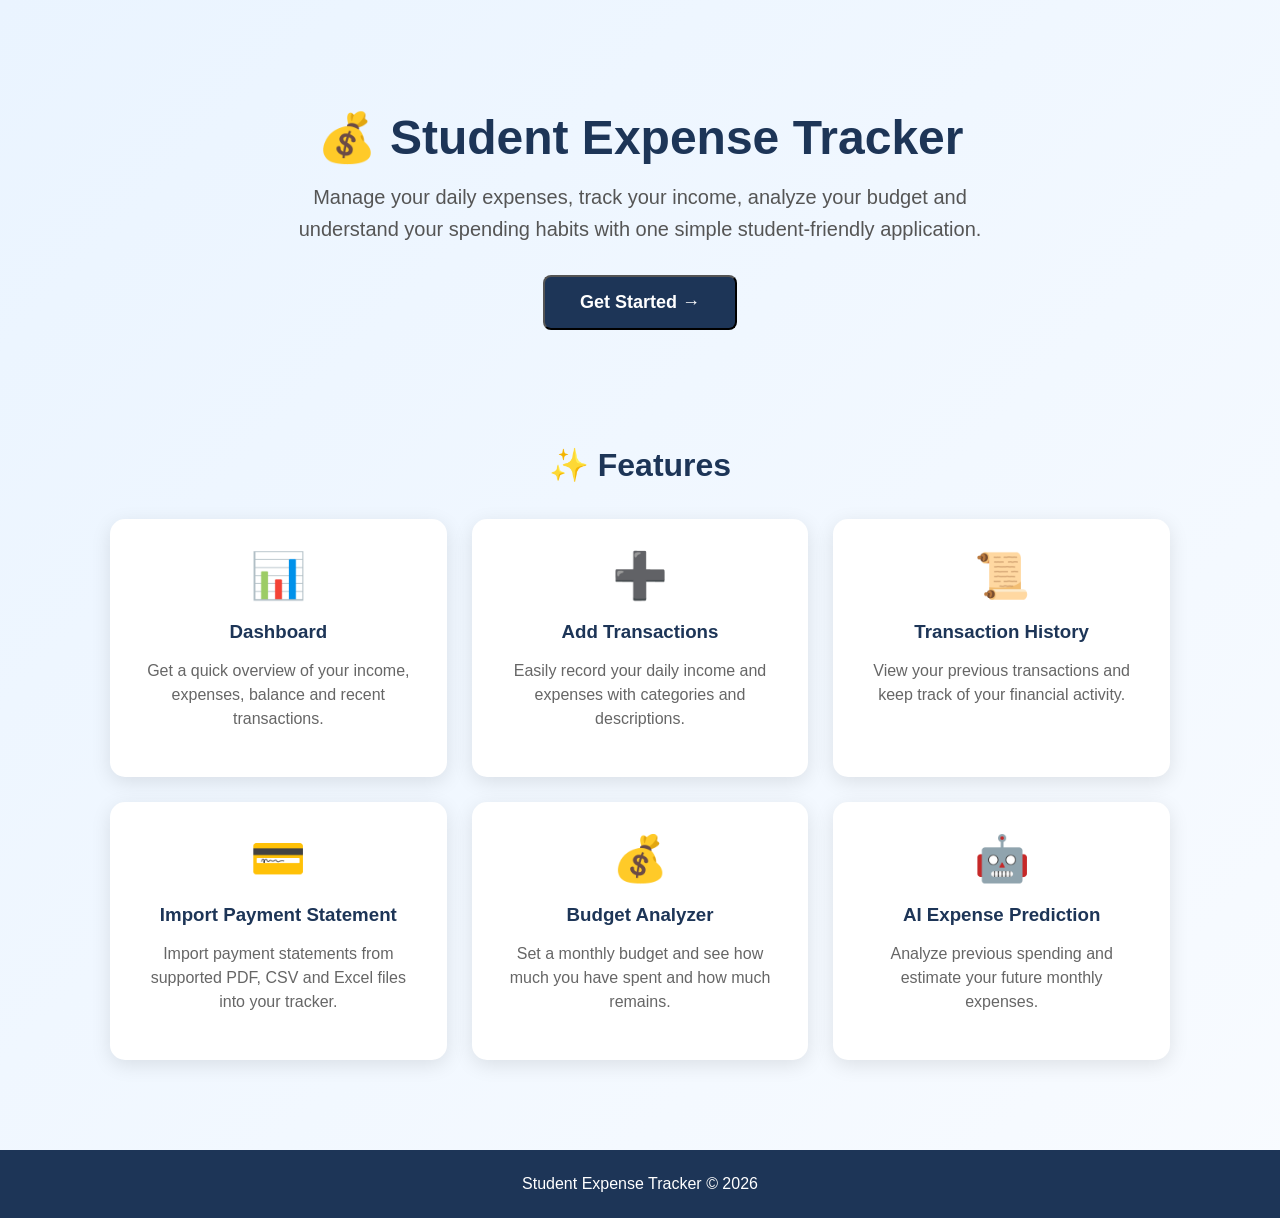
<file: templates/home.html>
<!DOCTYPE html>
<html>
<head>
    <title>Student Expense Tracker</title>

    <style>
        * {
            box-sizing: border-box;
        }

        body {
            margin: 0;
            font-family: Arial, sans-serif;
            background: linear-gradient(135deg, #eaf4ff, #f8fbff);
            color: #1d3557;
        }

        .hero {
            text-align: center;
            padding: 70px 20px 50px;
        }

        .hero h1 {
            font-size: 48px;
            margin-bottom: 15px;
        }

        .hero p {
            font-size: 20px;
            color: #555;
            max-width: 700px;
            margin: auto;
            line-height: 1.6;
        }

        .start-button {
            display: inline-block;
            margin-top: 30px;
            padding: 15px 35px;
            background: #1d3557;
            color: white;
            text-decoration: none;
            border-radius: 8px;
            font-size: 18px;
            font-weight: bold;
        }

        .start-button:hover {
            background: #457b9d;
        }

        .features {
            max-width: 1100px;
            margin: 20px auto 70px;
            padding: 20px;
        }

        .features h2 {
            text-align: center;
            font-size: 32px;
            margin-bottom: 35px;
        }

        .feature-grid {
            display: grid;
            grid-template-columns: repeat(3, 1fr);
            gap: 25px;
        }

        .feature-card {
            background: white;
            padding: 30px;
            border-radius: 15px;
            text-align: center;
            box-shadow: 0 5px 20px rgba(0,0,0,0.10);
        }

        .feature-icon {
            font-size: 45px;
            margin-bottom: 15px;
        }

        .feature-card h3 {
            margin-bottom: 10px;
            color: #1d3557;
        }

        .feature-card p {
            color: #666;
            line-height: 1.5;
        }

        .footer {
            text-align: center;
            padding: 25px;
            background: #1d3557;
            color: white;
        }

        @media (max-width: 800px) {
            .feature-grid {
                grid-template-columns: 1fr;
            }

            .hero h1 {
                font-size: 36px;
            }
        }
    </style>
</head>

<body>

    <section class="hero">

        <h1>💰 Student Expense Tracker</h1>

        <p>
            Manage your daily expenses, track your income,
            analyze your budget and understand your spending habits
            with one simple student-friendly application.
        </p>

        <button type="button" class="start-button" onclick="goToDashboard()">
            Get Started →
        </button>

        <script>
        function goToDashboard() {
             window.location.href = "/dashboard";
        }
        </script>

    </section>


    <section class="features">

        <h2>✨ Features</h2>

        <div class="feature-grid">

            <div class="feature-card">
                <div class="feature-icon">📊</div>
                <h3>Dashboard</h3>
                <p>
                    Get a quick overview of your income,
                    expenses, balance and recent transactions.
                </p>
            </div>


            <div class="feature-card">
                <div class="feature-icon">➕</div>
                <h3>Add Transactions</h3>
                <p>
                    Easily record your daily income and
                    expenses with categories and descriptions.
                </p>
            </div>


            <div class="feature-card">
                <div class="feature-icon">📜</div>
                <h3>Transaction History</h3>
                <p>
                    View your previous transactions and
                    keep track of your financial activity.
                </p>
            </div>


            <div class="feature-card">
                <div class="feature-icon">💳</div>
                <h3>Import Payment Statement</h3>
                <p>
                    Import payment statements from supported
                    PDF, CSV and Excel files into your tracker.
                </p>
            </div>


            <div class="feature-card">
                <div class="feature-icon">💰</div>
                <h3>Budget Analyzer</h3>
                <p>
                    Set a monthly budget and see how much
                    you have spent and how much remains.
                </p>
            </div>


            <div class="feature-card">
                <div class="feature-icon">🤖</div>
                <h3>AI Expense Prediction</h3>
                <p>
                    Analyze previous spending and estimate
                    your future monthly expenses.
                </p>
            </div>

        </div>

    </section>


    <div class="footer">
        Student Expense Tracker © 2026
    </div>

</body>
</html>
</file>
